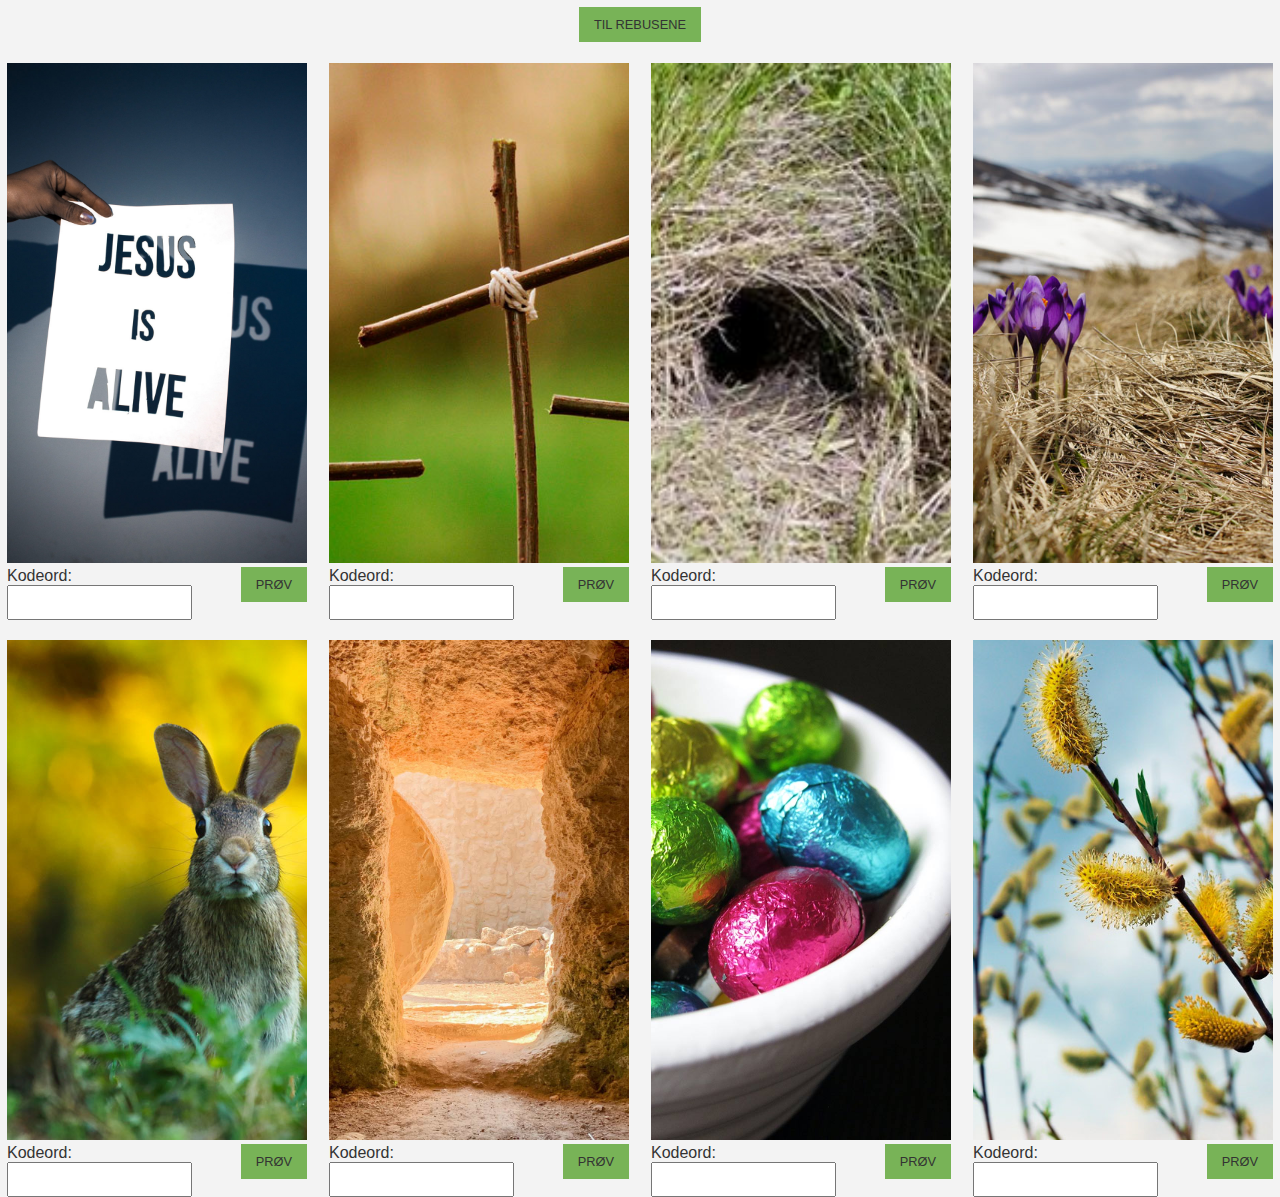
<file: gallery.html>
<!DOCTYPE html>
<html lang="nb">
  <head>
    <title>Påskerebus|Galleri</title>
    <meta
      name="description"
      content="Galleri med mystiske bilder"
    />
    <link href="./styles/pages/gallery.css" rel="stylesheet" type="text/CSS" />
    <meta name="viewport" content="width=device-width, initial-scale=1" />
  </head>

  <body>
    <header>
      <nav>
        <a href="/">Til rebusene</a>
      </nav>
    </header>
    <main>
      <div id="user-messages"></div>
      <section id="gallery"></section>
    </main>
    <script src="./js/pages/gallery.js" type="module"></script>
  </body>
</html>
</file>
<file: styles/pages/gallery.css>
body{
  width: 100vw;
  margin: 0;
  background-color: #f3f3f3;
  color: #333333;
  font-family: Arial, Helvetica, sans-serif;
}

#user-messages{
  position: fixed;
  top: 15%;
  left: 50%;
  width: 300px;
  z-index: 999999;
  transform: translateX(-50%);
}

#user-messages p{
  background-color: white;
  color: #333333;
  text-align: center;
  font-size: 1.5rem;
  padding: 30px;
  box-shadow: 3px 3px 6px #0000004d
}

nav{
  margin: 15px 0 30px 0;
  text-align: center;
}

nav a, button {
  border: none;
  padding: 10px 15px;
  color: inherit;
  background-color: #78b357;
  text-decoration: none;
  font-size: 0.8rem;
  text-transform: uppercase;
}

button:hover, buttonfocus,
nav a:hover, nav a:focus {
  background-color: #98d377;
}

form{
  display: flex;
  justify-content: space-between;
}

input, button{    
  height: 2.2rem;
  box-sizing: border-box;
}

#gallery{
  display: flex;
  flex-wrap: wrap;
  gap: 20px 15px;
  justify-content: space-evenly;
}

#gallery > div{
  width: 300px;
}

.gallery-image-container { 
  position: relative;
  margin: 0;
  width: fit-content;
}

.gallery-image-container > canvas:first-child{ 
  background-repeat: no-repeat;
  background-size: cover;
  background-position-x: center;
}

.gallery-image-container figcaption {   
  margin-top: 2rem; 
  text-align: center;
}

.gallery-image {
  position: absolute;
  top: 0;
	display: block;
	margin: 0 auto;
}

.gallery-image.scratchable {
  cursor:  crosshair;
  cursor: url(../../images/coin.png) 30 30, crosshair;
}
</file>
